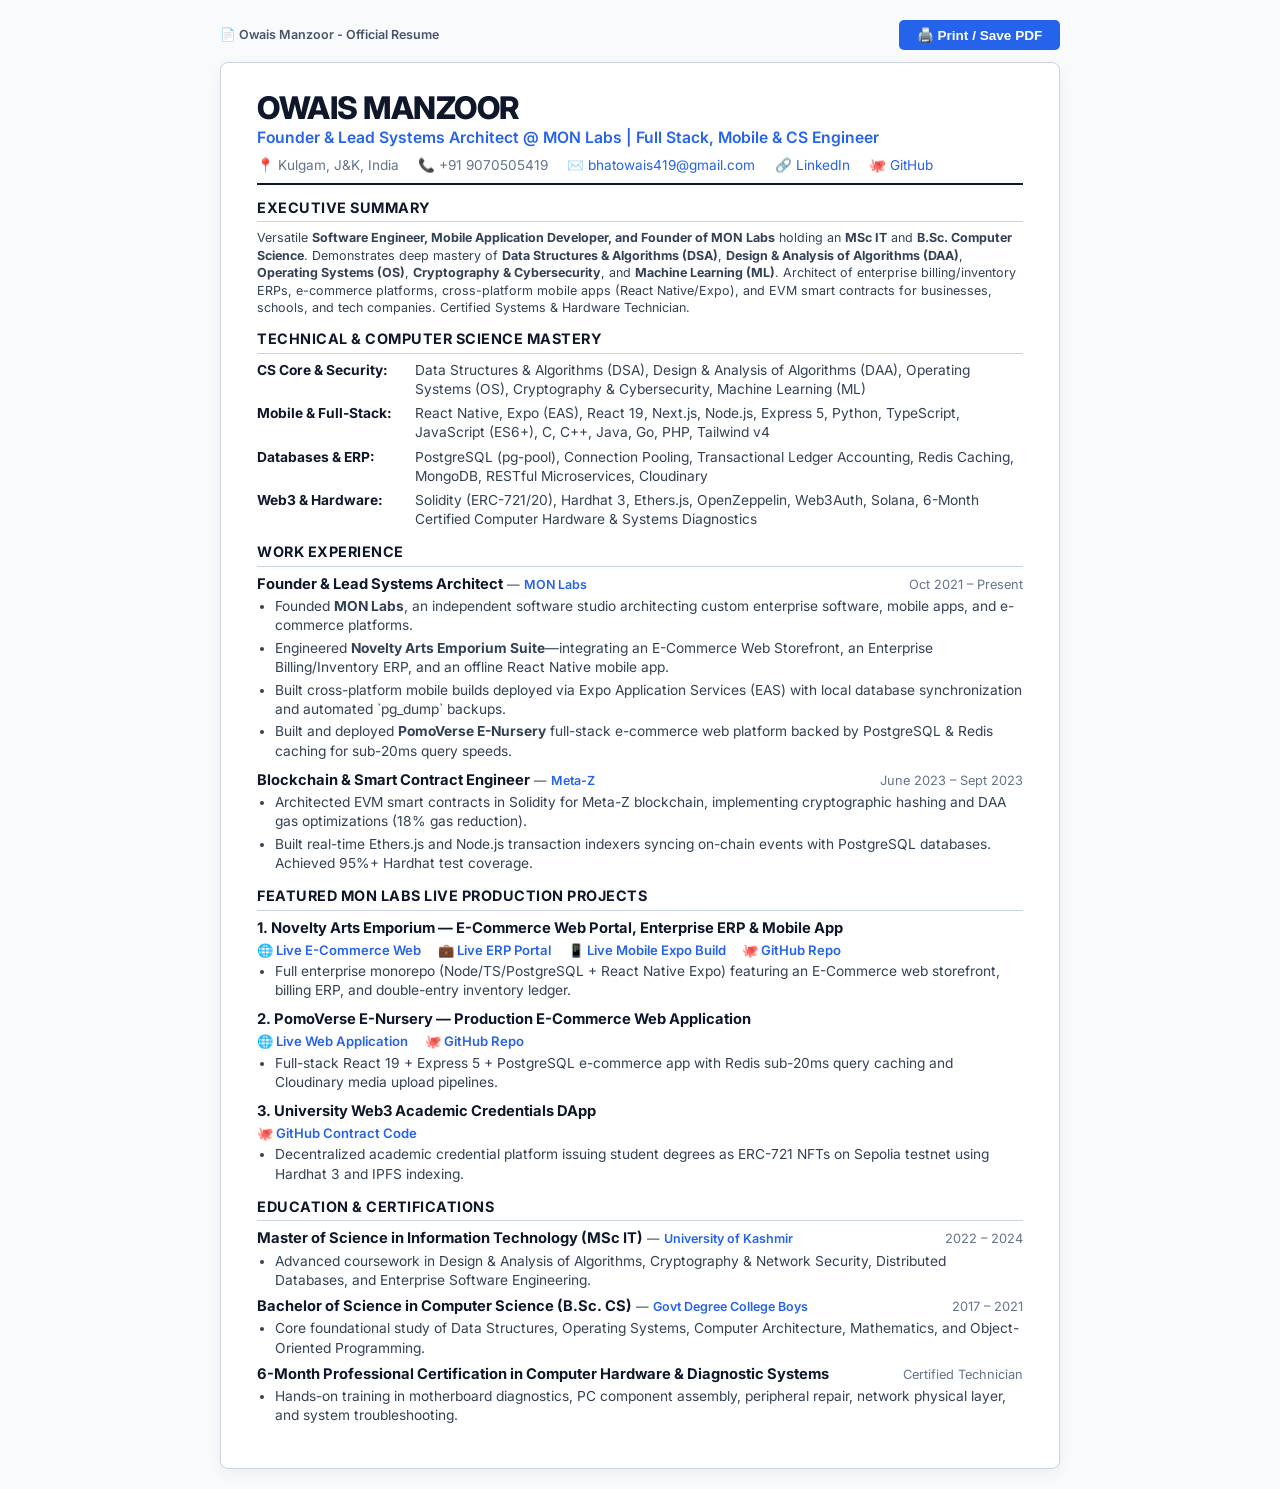
<file: resume.html>
<!DOCTYPE html>
<html lang="en">
<head>
  <meta charset="UTF-8">
  <meta name="viewport" content="width=device-width, initial-scale=1.0">
  <title>Owais Manzoor - Resume</title>
  <link rel="preconnect" href="https://fonts.googleapis.com">
  <link rel="preconnect" href="https://fonts.gstatic.com" crossorigin>
  <link href="https://fonts.googleapis.com/css2?family=Inter:wght@300;400;500;600;700;800&display=swap" rel="stylesheet">
  <style>
    @page {
      size: A4 portrait;
      margin: 8mm 10mm 8mm 10mm;
    }

    :root {
      --primary: #0f172a;
      --accent: #2563eb;
      --text: #334155;
      --text-muted: #64748b;
      --border: #cbd5e1;
      --bg: #ffffff;
    }

    * { box-sizing: border-box; margin: 0; padding: 0; }

    body {
      font-family: 'Inter', sans-serif;
      color: var(--text);
      background: #f8fafc;
      line-height: 1.4;
      font-size: 12.5px;
      padding: 1.25rem;
    }

    .resume-card {
      max-width: 840px;
      margin: 0 auto;
      background: var(--bg);
      padding: 1.85rem 2.25rem;
      border-radius: 8px;
      box-shadow: 0 5px 15px rgba(0,0,0,0.05);
      border: 1px solid var(--border);
    }

    .print-bar {
      max-width: 840px;
      margin: 0 auto 0.75rem auto;
      display: flex;
      justify-content: space-between;
      align-items: center;
    }

    .btn-print {
      background: var(--accent);
      color: white;
      border: none;
      padding: 0.45rem 1.1rem;
      border-radius: 5px;
      font-weight: 600;
      cursor: pointer;
      font-size: 0.85rem;
    }

    header {
      border-bottom: 2px solid var(--primary);
      padding-bottom: 0.5rem;
      margin-bottom: 0.8rem;
    }

    h1 {
      font-size: 1.95rem;
      color: var(--primary);
      font-weight: 800;
      letter-spacing: -0.5px;
      text-transform: uppercase;
      line-height: 1;
    }

    .subtitle {
      font-size: 0.98rem;
      color: var(--accent);
      font-weight: 600;
      margin-top: 0.2rem;
    }

    .contact-info {
      display: flex;
      flex-wrap: wrap;
      gap: 0.4rem 1.2rem;
      margin-top: 0.4rem;
      font-size: 0.85rem;
      color: var(--text-muted);
    }

    .contact-info a { color: var(--accent); text-decoration: none; }

    section { margin-bottom: 0.8rem; }

    h2 {
      font-size: 0.9rem;
      color: var(--primary);
      text-transform: uppercase;
      letter-spacing: 0.5px;
      border-bottom: 1.5px solid var(--border);
      padding-bottom: 0.2rem;
      margin-bottom: 0.45rem;
      font-weight: 700;
    }

    .skills-grid {
      display: grid;
      grid-template-columns: 145px 1fr;
      gap: 0.3rem 0.8rem;
      font-size: 0.86rem;
    }

    .skills-category { font-weight: 700; color: var(--primary); }

    .job { margin-bottom: 0.55rem; }

    .job-header {
      display: flex;
      justify-content: space-between;
      align-items: baseline;
      margin-bottom: 0.15rem;
    }

    .job-title { font-weight: 700; color: var(--primary); font-size: 0.92rem; }
    .job-company { font-weight: 600; color: var(--accent); }
    .job-date { font-size: 0.8rem; color: var(--text-muted); }

    ul { padding-left: 1.15rem; margin-top: 0.18rem; }
    li { margin-bottom: 0.2rem; color: var(--text); font-size: 0.86rem; }

    .live-link {
      color: var(--accent);
      font-weight: 600;
      text-decoration: none;
      margin-right: 0.8rem;
      font-size: 0.82rem;
    }
    .live-link:hover { text-decoration: underline; }

    /* ==========================================================================
       OPTIMIZED SINGLE-PAGE A4 PRINT CSS (PERFECT TEXT SIZE & FULL PAGE FILL)
       ========================================================================== */
    @media print {
      html, body {
        width: 100% !important;
        height: 100% !important;
        margin: 0 !important;
        padding: 0 !important;
        background: white !important;
        font-size: 12.2px !important;
        line-height: 1.38 !important;
        -webkit-print-color-adjust: exact !important;
        print-color-adjust: exact !important;
      }
      
      .print-bar { display: none !important; }

      .resume-card {
        width: 100% !important;
        max-width: 100% !important;
        margin: 0 !important;
        padding: 0 !important;
        box-shadow: none !important;
        border: none !important;
      }

      header {
        padding-bottom: 0.45rem !important;
        margin-bottom: 0.75rem !important;
        border-bottom: 2px solid var(--primary) !important;
      }

      h1 { font-size: 1.9rem !important; line-height: 1 !important; margin-bottom: 0.12rem !important; }
      .subtitle { font-size: 0.95rem !important; margin-top: 0.12rem !important; }
      .contact-info { font-size: 0.82rem !important; margin-top: 0.35rem !important; gap: 0.3rem 1rem !important; }

      section {
        margin-bottom: 0.75rem !important;
      }

      section:last-of-type {
        margin-bottom: 0 !important;
      }

      h2 {
        font-size: 0.88rem !important;
        margin-bottom: 0.38rem !important;
        padding-bottom: 0.18rem !important;
        border-bottom: 1.5px solid var(--border) !important;
      }

      p, li { font-size: 0.85rem !important; line-height: 1.36 !important; }
      ul { margin-top: 0.15rem !important; padding-left: 1.1rem !important; }
      li { margin-bottom: 0.18rem !important; }
      
      .skills-grid { font-size: 0.85rem !important; gap: 0.3rem 0.8rem !important; }
      .job { margin-bottom: 0.5rem !important; }
      .job:last-child { margin-bottom: 0 !important; }
      .job-title { font-size: 0.9rem !important; }
      .live-link { font-size: 0.78rem !important; }
    }
  </style>
</head>
<body>

  <div class="print-bar">
    <span style="font-weight:600; color: #475569;">📄 Owais Manzoor - Official Resume</span>
    <button class="btn-print" onclick="window.print()">🖨️ Print / Save PDF</button>
  </div>

  <main class="resume-card">
    <header>
      <h1>Owais Manzoor</h1>
      <div class="subtitle">Founder & Lead Systems Architect @ MON Labs | Full Stack, Mobile & CS Engineer</div>
      <div class="contact-info">
        <span>📍 Kulgam, J&K, India</span>
        <span>📞 +91 9070505419</span>
        <span>✉️ <a href="mailto:bhatowais419@gmail.com">bhatowais419@gmail.com</a></span>
        <span>🔗 <a href="https://linkedin.com/in/owais-manzoor-ba9b52219" target="_blank">LinkedIn</a></span>
        <span>🐙 <a href="https://github.com/Bhatowais454" target="_blank">GitHub</a></span>
      </div>
    </header>

    <section>
      <h2>Executive Summary</h2>
      <p>
        Versatile <strong>Software Engineer, Mobile Application Developer, and Founder of MON Labs</strong> holding an <strong>MSc IT</strong> and <strong>B.Sc. Computer Science</strong>. Demonstrates deep mastery of <strong>Data Structures & Algorithms (DSA)</strong>, <strong>Design & Analysis of Algorithms (DAA)</strong>, <strong>Operating Systems (OS)</strong>, <strong>Cryptography & Cybersecurity</strong>, and <strong>Machine Learning (ML)</strong>. Architect of enterprise billing/inventory ERPs, e-commerce platforms, cross-platform mobile apps (React Native/Expo), and EVM smart contracts for businesses, schools, and tech companies. Certified Systems & Hardware Technician.
      </p>
    </section>

    <section>
      <h2>Technical & Computer Science Mastery</h2>
      <div class="skills-grid">
        <div class="skills-category">CS Core & Security:</div>
        <div>Data Structures & Algorithms (DSA), Design & Analysis of Algorithms (DAA), Operating Systems (OS), Cryptography & Cybersecurity, Machine Learning (ML)</div>

        <div class="skills-category">Mobile & Full-Stack:</div>
        <div>React Native, Expo (EAS), React 19, Next.js, Node.js, Express 5, Python, TypeScript, JavaScript (ES6+), C, C++, Java, Go, PHP, Tailwind v4</div>

        <div class="skills-category">Databases & ERP:</div>
        <div>PostgreSQL (pg-pool), Connection Pooling, Transactional Ledger Accounting, Redis Caching, MongoDB, RESTful Microservices, Cloudinary</div>

        <div class="skills-category">Web3 & Hardware:</div>
        <div>Solidity (ERC-721/20), Hardhat 3, Ethers.js, OpenZeppelin, Web3Auth, Solana, 6-Month Certified Computer Hardware & Systems Diagnostics</div>
      </div>
    </section>

    <section>
      <h2>Work Experience</h2>
      <div class="job">
        <div class="job-header">
          <div><span class="job-title">Founder & Lead Systems Architect</span> — <span class="job-company">MON Labs</span></div>
          <div class="job-date">Oct 2021 – Present</div>
        </div>
        <ul>
          <li>Founded <strong>MON Labs</strong>, an independent software studio architecting custom enterprise software, mobile apps, and e-commerce platforms.</li>
          <li>Engineered <strong>Novelty Arts Emporium Suite</strong>—integrating an E-Commerce Web Storefront, an Enterprise Billing/Inventory ERP, and an offline React Native mobile app.</li>
          <li>Built cross-platform mobile builds deployed via Expo Application Services (EAS) with local database synchronization and automated `pg_dump` backups.</li>
          <li>Built and deployed <strong>PomoVerse E-Nursery</strong> full-stack e-commerce web platform backed by PostgreSQL & Redis caching for sub-20ms query speeds.</li>
        </ul>
      </div>

      <div class="job">
        <div class="job-header">
          <div><span class="job-title">Blockchain & Smart Contract Engineer</span> — <span class="job-company">Meta-Z</span></div>
          <div class="job-date">June 2023 – Sept 2023</div>
        </div>
        <ul>
          <li>Architected EVM smart contracts in Solidity for Meta-Z blockchain, implementing cryptographic hashing and DAA gas optimizations (18% gas reduction).</li>
          <li>Built real-time Ethers.js and Node.js transaction indexers syncing on-chain events with PostgreSQL databases. Achieved 95%+ Hardhat test coverage.</li>
        </ul>
      </div>
    </section>

    <section>
      <h2>Featured MON Labs Live Production Projects</h2>
      <div class="job">
        <div class="job-header">
          <div class="job-title">1. Novelty Arts Emporium — E-Commerce Web Portal, Enterprise ERP & Mobile App</div>
        </div>
        <div style="margin-bottom: 0.15rem;">
          <a class="live-link" href="https://novelty-arts-emporium-pads.vercel.app/" target="_blank">🌐 Live E-Commerce Web</a>
          <a class="live-link" href="https://novelty-arts-emporium-pads.vercel.app/#/" target="_blank">💼 Live ERP Portal</a>
          <a class="live-link" href="https://expo.dev/accounts/bhatowais419s-team/projects/dev-owais/builds/2ce4cfb5-1224-457c-a19d-b71e3142ee81" target="_blank">📱 Live Mobile Expo Build</a>
          <a class="live-link" href="https://github.com/Bhatowais454/Novelty-Arts-Emporium.git" target="_blank">🐙 GitHub Repo</a>
        </div>
        <ul>
          <li>Full enterprise monorepo (Node/TS/PostgreSQL + React Native Expo) featuring an E-Commerce web storefront, billing ERP, and double-entry inventory ledger.</li>
        </ul>
      </div>

      <div class="job">
        <div class="job-header">
          <div class="job-title">2. PomoVerse E-Nursery — Production E-Commerce Web Application</div>
        </div>
        <div style="margin-bottom: 0.15rem;">
          <a class="live-link" href="https://pomoverse0-nine.vercel.app/" target="_blank">🌐 Live Web Application</a>
          <a class="live-link" href="https://github.com/Bhatowais/PomoVerse_Frontend.git" target="_blank">🐙 GitHub Repo</a>
        </div>
        <ul>
          <li>Full-stack React 19 + Express 5 + PostgreSQL e-commerce app with Redis sub-20ms query caching and Cloudinary media upload pipelines.</li>
        </ul>
      </div>

      <div class="job">
        <div class="job-header">
          <div class="job-title">3. University Web3 Academic Credentials DApp</div>
        </div>
        <div style="margin-bottom: 0.15rem;">
          <a class="live-link" href="https://github.com/Bhatowais454/Eductational-Dapp.git" target="_blank">🐙 GitHub Contract Code</a>
        </div>
        <ul>
          <li>Decentralized academic credential platform issuing student degrees as ERC-721 NFTs on Sepolia testnet using Hardhat 3 and IPFS indexing.</li>
        </ul>
      </div>
    </section>

    <section>
      <h2>Education & Certifications</h2>
      <div class="job" style="margin-bottom: 0.35rem;">
        <div class="job-header">
          <div><span class="job-title">Master of Science in Information Technology (MSc IT)</span> — <span class="job-company">University of Kashmir</span></div>
          <div class="job-date">2022 – 2024</div>
        </div>
        <ul>
          <li>Advanced coursework in Design & Analysis of Algorithms, Cryptography & Network Security, Distributed Databases, and Enterprise Software Engineering.</li>
        </ul>
      </div>

      <div class="job" style="margin-bottom: 0.35rem;">
        <div class="job-header">
          <div><span class="job-title">Bachelor of Science in Computer Science (B.Sc. CS)</span> — <span class="job-company">Govt Degree College Boys</span></div>
          <div class="job-date">2017 – 2021</div>
        </div>
        <ul>
          <li>Core foundational study of Data Structures, Operating Systems, Computer Architecture, Mathematics, and Object-Oriented Programming.</li>
        </ul>
      </div>

      <div class="job" style="margin-bottom: 0;">
        <div class="job-header">
          <div><span class="job-title">6-Month Professional Certification in Computer Hardware & Diagnostic Systems</span></div>
          <div class="job-date">Certified Technician</div>
        </div>
        <ul>
          <li>Hands-on training in motherboard diagnostics, PC component assembly, peripheral repair, network physical layer, and system troubleshooting.</li>
        </ul>
      </div>
    </section>
  </main>
</body>
</html>
</file>
